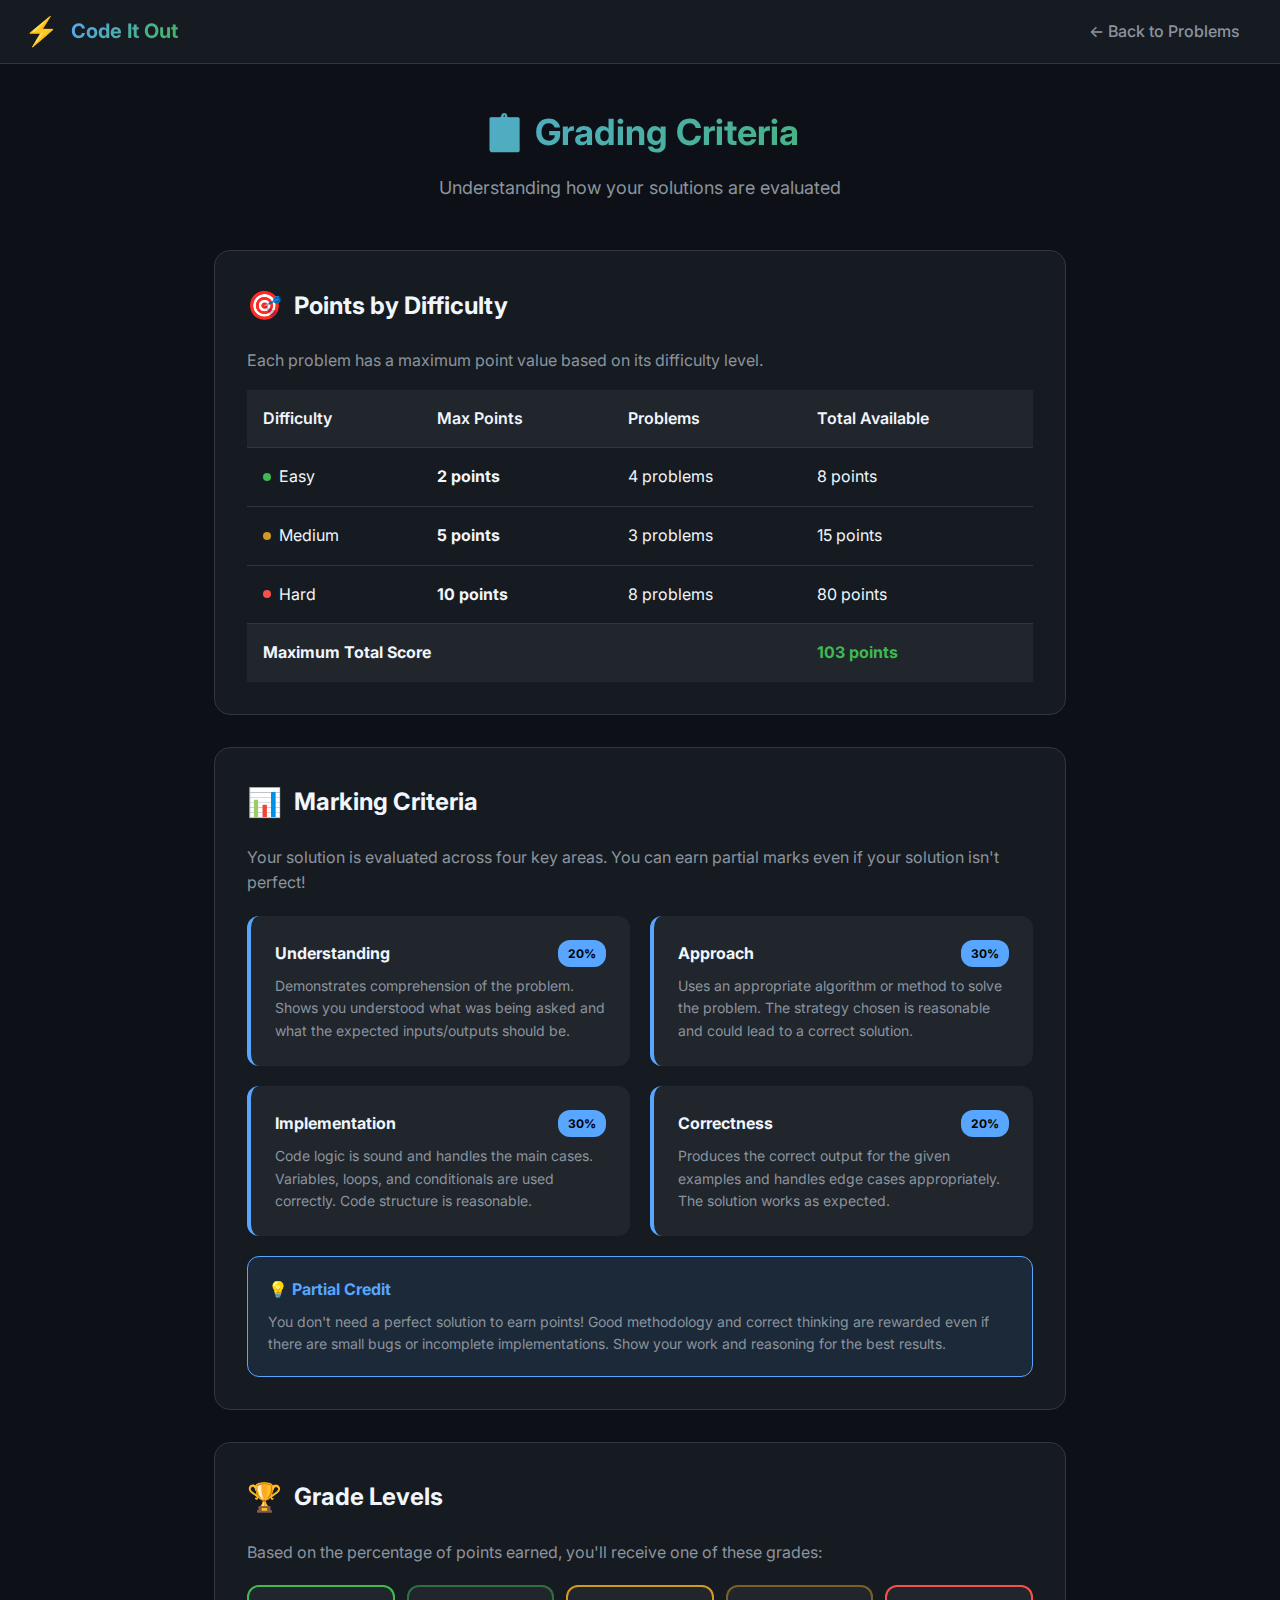
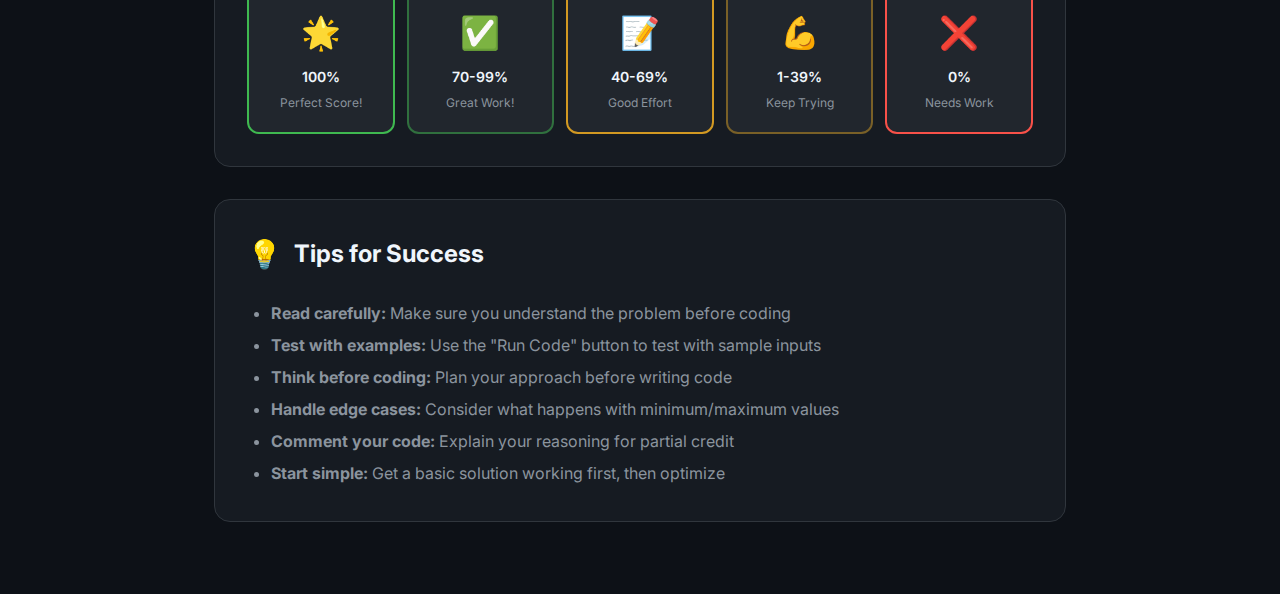
<file: rubric.html>
<!DOCTYPE html>
<html lang="en">
<head>
    <meta charset="UTF-8">
    <meta name="viewport" content="width=device-width, initial-scale=1.0">
    <title>Grading Criteria - Code It Out</title>
    <link rel="stylesheet" href="styles.css">
    <link href="https://fonts.googleapis.com/css2?family=Inter:wght@400;500;600;700&family=JetBrains+Mono:wght@400;500&display=swap" rel="stylesheet">
    <style>
        .rubric-container {
            max-width: 900px;
            margin: 0 auto;
            padding: 40px 24px;
        }

        .rubric-header {
            text-align: center;
            margin-bottom: 48px;
        }

        .rubric-header h1 {
            font-size: 36px;
            margin-bottom: 12px;
            background: linear-gradient(135deg, var(--accent-blue), var(--accent-green));
            -webkit-background-clip: text;
            -webkit-text-fill-color: transparent;
            background-clip: text;
        }

        .rubric-header p {
            color: var(--text-secondary);
            font-size: 18px;
        }

        .rubric-section {
            background: var(--bg-secondary);
            border-radius: 16px;
            padding: 32px;
            margin-bottom: 32px;
            border: 1px solid var(--border-color);
        }

        .rubric-section h2 {
            font-size: 24px;
            margin-bottom: 20px;
            display: flex;
            align-items: center;
            gap: 12px;
        }

        .rubric-section h2 .icon {
            font-size: 28px;
        }

        .points-table {
            width: 100%;
            border-collapse: collapse;
            margin-top: 16px;
        }

        .points-table th,
        .points-table td {
            padding: 16px;
            text-align: left;
            border-bottom: 1px solid var(--border-color);
        }

        .points-table th {
            background: var(--bg-tertiary);
            font-weight: 600;
            color: var(--text-primary);
        }

        .points-table tr:last-child td {
            border-bottom: none;
        }

        .points-table .difficulty {
            display: flex;
            align-items: center;
            gap: 8px;
        }

        .criteria-grid {
            display: grid;
            grid-template-columns: repeat(2, 1fr);
            gap: 20px;
            margin-top: 20px;
        }

        .criteria-card {
            background: var(--bg-tertiary);
            border-radius: 12px;
            padding: 24px;
            border-left: 4px solid var(--accent-blue);
        }

        .criteria-card h3 {
            font-size: 16px;
            margin-bottom: 8px;
            display: flex;
            align-items: center;
            justify-content: space-between;
        }

        .criteria-card .weight {
            background: var(--accent-blue);
            color: #000;
            padding: 4px 10px;
            border-radius: 12px;
            font-size: 12px;
            font-weight: 700;
        }

        .criteria-card p {
            color: var(--text-secondary);
            font-size: 14px;
            line-height: 1.6;
        }

        .grade-levels {
            display: grid;
            grid-template-columns: repeat(5, 1fr);
            gap: 12px;
            margin-top: 20px;
        }

        .grade-level {
            text-align: center;
            padding: 20px 12px;
            border-radius: 12px;
            background: var(--bg-tertiary);
        }

        .grade-level .emoji {
            font-size: 32px;
            display: block;
            margin-bottom: 8px;
        }

        .grade-level .range {
            font-size: 14px;
            font-weight: 600;
            margin-bottom: 4px;
        }

        .grade-level .label {
            font-size: 12px;
            color: var(--text-secondary);
        }

        .grade-level.perfect {
            border: 2px solid var(--accent-green);
        }

        .grade-level.great {
            border: 2px solid rgba(63, 185, 80, 0.5);
        }

        .grade-level.good {
            border: 2px solid var(--medium-color);
        }

        .grade-level.trying {
            border: 2px solid rgba(210, 153, 34, 0.5);
        }

        .grade-level.needs-work {
            border: 2px solid var(--accent-red);
        }

        .back-link {
            display: inline-flex;
            align-items: center;
            gap: 8px;
            color: var(--accent-blue);
            text-decoration: none;
            font-weight: 500;
            margin-bottom: 24px;
        }

        .back-link:hover {
            text-decoration: underline;
        }

        .important-note {
            background: rgba(88, 166, 255, 0.1);
            border: 1px solid var(--accent-blue);
            border-radius: 12px;
            padding: 20px;
            margin-top: 20px;
        }

        .important-note h4 {
            color: var(--accent-blue);
            margin-bottom: 8px;
        }

        .important-note p {
            color: var(--text-secondary);
            font-size: 14px;
            line-height: 1.6;
        }

        @media (max-width: 768px) {
            .criteria-grid {
                grid-template-columns: 1fr;
            }

            .grade-levels {
                grid-template-columns: repeat(2, 1fr);
            }

            .grade-levels .grade-level:last-child {
                grid-column: span 2;
            }
        }
    </style>
</head>
<body>
    <nav class="navbar">
        <div class="nav-brand">
            <span class="logo">⚡</span>
            <span class="brand-name">Code It Out</span>
        </div>
        <div class="nav-links">
            <a href="index.html" class="nav-link">← Back to Problems</a>
        </div>
    </nav>

    <div class="rubric-container" style="margin-top: 64px;">
        <div class="rubric-header">
            <h1>📋 Grading Criteria</h1>
            <p>Understanding how your solutions are evaluated</p>
        </div>

        <!-- Points by Difficulty -->
        <div class="rubric-section">
            <h2><span class="icon">🎯</span> Points by Difficulty</h2>
            <p style="color: var(--text-secondary); margin-bottom: 16px;">
                Each problem has a maximum point value based on its difficulty level.
            </p>
            <table class="points-table">
                <thead>
                    <tr>
                        <th>Difficulty</th>
                        <th>Max Points</th>
                        <th>Problems</th>
                        <th>Total Available</th>
                    </tr>
                </thead>
                <tbody>
                    <tr>
                        <td>
                            <div class="difficulty">
                                <span class="difficulty-dot easy"></span>
                                Easy
                            </div>
                        </td>
                        <td><strong>2 points</strong></td>
                        <td>4 problems</td>
                        <td>8 points</td>
                    </tr>
                    <tr>
                        <td>
                            <div class="difficulty">
                                <span class="difficulty-dot medium"></span>
                                Medium
                            </div>
                        </td>
                        <td><strong>5 points</strong></td>
                        <td>3 problems</td>
                        <td>15 points</td>
                    </tr>
                    <tr>
                        <td>
                            <div class="difficulty">
                                <span class="difficulty-dot hard"></span>
                                Hard
                            </div>
                        </td>
                        <td><strong>10 points</strong></td>
                        <td>8 problems</td>
                        <td>80 points</td>
                    </tr>
                    <tr style="background: var(--bg-tertiary);">
                        <td colspan="3"><strong>Maximum Total Score</strong></td>
                        <td><strong style="color: var(--accent-green);">103 points</strong></td>
                    </tr>
                </tbody>
            </table>
        </div>

        <!-- Grading Criteria -->
        <div class="rubric-section">
            <h2><span class="icon">📊</span> Marking Criteria</h2>
            <p style="color: var(--text-secondary);">
                Your solution is evaluated across four key areas. You can earn partial marks even if your solution isn't perfect!
            </p>
            
            <div class="criteria-grid">
                <div class="criteria-card">
                    <h3>
                        Understanding
                        <span class="weight">20%</span>
                    </h3>
                    <p>Demonstrates comprehension of the problem. Shows you understood what was being asked and what the expected inputs/outputs should be.</p>
                </div>
                
                <div class="criteria-card">
                    <h3>
                        Approach
                        <span class="weight">30%</span>
                    </h3>
                    <p>Uses an appropriate algorithm or method to solve the problem. The strategy chosen is reasonable and could lead to a correct solution.</p>
                </div>
                
                <div class="criteria-card">
                    <h3>
                        Implementation
                        <span class="weight">30%</span>
                    </h3>
                    <p>Code logic is sound and handles the main cases. Variables, loops, and conditionals are used correctly. Code structure is reasonable.</p>
                </div>
                
                <div class="criteria-card">
                    <h3>
                        Correctness
                        <span class="weight">20%</span>
                    </h3>
                    <p>Produces the correct output for the given examples and handles edge cases appropriately. The solution works as expected.</p>
                </div>
            </div>

            <div class="important-note">
                <h4>💡 Partial Credit</h4>
                <p>You don't need a perfect solution to earn points! Good methodology and correct thinking are rewarded even if there are small bugs or incomplete implementations. Show your work and reasoning for the best results.</p>
            </div>
        </div>

        <!-- Grade Levels -->
        <div class="rubric-section">
            <h2><span class="icon">🏆</span> Grade Levels</h2>
            <p style="color: var(--text-secondary);">
                Based on the percentage of points earned, you'll receive one of these grades:
            </p>
            
            <div class="grade-levels">
                <div class="grade-level perfect">
                    <span class="emoji">🌟</span>
                    <div class="range">100%</div>
                    <div class="label">Perfect Score!</div>
                </div>
                
                <div class="grade-level great">
                    <span class="emoji">✅</span>
                    <div class="range">70-99%</div>
                    <div class="label">Great Work!</div>
                </div>
                
                <div class="grade-level good">
                    <span class="emoji">📝</span>
                    <div class="range">40-69%</div>
                    <div class="label">Good Effort</div>
                </div>
                
                <div class="grade-level trying">
                    <span class="emoji">💪</span>
                    <div class="range">1-39%</div>
                    <div class="label">Keep Trying</div>
                </div>
                
                <div class="grade-level needs-work">
                    <span class="emoji">❌</span>
                    <div class="range">0%</div>
                    <div class="label">Needs Work</div>
                </div>
            </div>
        </div>

        <!-- Tips -->
        <div class="rubric-section">
            <h2><span class="icon">💡</span> Tips for Success</h2>
            <ul style="color: var(--text-secondary); line-height: 2; padding-left: 24px;">
                <li><strong>Read carefully:</strong> Make sure you understand the problem before coding</li>
                <li><strong>Test with examples:</strong> Use the "Run Code" button to test with sample inputs</li>
                <li><strong>Think before coding:</strong> Plan your approach before writing code</li>
                <li><strong>Handle edge cases:</strong> Consider what happens with minimum/maximum values</li>
                <li><strong>Comment your code:</strong> Explain your reasoning for partial credit</li>
                <li><strong>Start simple:</strong> Get a basic solution working first, then optimize</li>
            </ul>
        </div>
    </div>
</body>
</html>
</file>
<file: styles.css>
/* CSS Variables */
:root {
    --bg-primary: #0d1117;
    --bg-secondary: #161b22;
    --bg-tertiary: #21262d;
    --text-primary: #f0f6fc;
    --text-secondary: #8b949e;
    --border-color: #30363d;
    --accent-blue: #58a6ff;
    --accent-green: #3fb950;
    --accent-yellow: #d29922;
    --accent-red: #f85149;
    --easy-color: #3fb950;
    --medium-color: #d29922;
    --hard-color: #f85149;
    --code-bg: #0d1117;
    --sidebar-width: 300px;
}

/* Reset & Base */
* {
    margin: 0;
    padding: 0;
    box-sizing: border-box;
}

body {
    font-family: 'Inter', -apple-system, BlinkMacSystemFont, sans-serif;
    background-color: var(--bg-primary);
    color: var(--text-primary);
    line-height: 1.6;
    min-height: 100vh;
}

/* Navbar */
.navbar {
    background-color: var(--bg-secondary);
    border-bottom: 1px solid var(--border-color);
    padding: 0 24px;
    height: 64px;
    display: flex;
    align-items: center;
    justify-content: space-between;
    position: fixed;
    top: 0;
    left: 0;
    right: 0;
    z-index: 100;
}

.nav-brand {
    display: flex;
    align-items: center;
    gap: 12px;
}

.logo {
    font-size: 28px;
}

.brand-name {
    font-size: 20px;
    font-weight: 700;
    background: linear-gradient(135deg, var(--accent-blue), var(--accent-green));
    -webkit-background-clip: text;
    -webkit-text-fill-color: transparent;
    background-clip: text;
}

.nav-links {
    display: flex;
    gap: 8px;
}

.nav-link {
    color: var(--text-secondary);
    text-decoration: none;
    padding: 8px 16px;
    border-radius: 6px;
    font-weight: 500;
    transition: all 0.2s ease;
}

.nav-link:hover {
    color: var(--text-primary);
    background-color: var(--bg-tertiary);
}

.nav-link.active {
    color: var(--text-primary);
    background-color: var(--bg-tertiary);
}

/* Container */
.container {
    display: flex;
    margin-top: 64px;
    min-height: calc(100vh - 64px);
}

/* Sidebar */
.sidebar {
    width: var(--sidebar-width);
    background-color: var(--bg-secondary);
    border-right: 1px solid var(--border-color);
    position: fixed;
    left: 0;
    top: 64px;
    bottom: 0;
    overflow-y: auto;
}

.sidebar-header {
    padding: 20px;
    border-bottom: 1px solid var(--border-color);
    display: flex;
    justify-content: space-between;
    align-items: center;
}

.sidebar-header h2 {
    font-size: 16px;
    font-weight: 600;
}

.problem-count {
    font-size: 12px;
    color: var(--text-secondary);
    background-color: var(--bg-tertiary);
    padding: 4px 8px;
    border-radius: 12px;
}

.problem-list {
    list-style: none;
    padding: 8px;
}

.problem-item {
    padding: 12px 16px;
    border-radius: 8px;
    cursor: pointer;
    transition: all 0.2s ease;
    margin-bottom: 4px;
    display: flex;
    align-items: center;
    gap: 12px;
}

.problem-item:hover {
    background-color: var(--bg-tertiary);
}

.problem-item.active {
    background-color: var(--bg-tertiary);
    border-left: 3px solid var(--accent-blue);
}

.problem-number {
    font-size: 12px;
    font-weight: 600;
    color: var(--text-secondary);
    min-width: 24px;
}

.problem-info {
    flex: 1;
    min-width: 0;
}

.problem-name {
    font-size: 14px;
    font-weight: 500;
    white-space: nowrap;
    overflow: hidden;
    text-overflow: ellipsis;
}

.problem-difficulty {
    font-size: 11px;
    color: var(--text-secondary);
    margin-top: 2px;
}

.difficulty-dot {
    width: 8px;
    height: 8px;
    border-radius: 50%;
    flex-shrink: 0;
}

.difficulty-dot.easy {
    background-color: var(--easy-color);
}

.difficulty-dot.medium {
    background-color: var(--medium-color);
}

.difficulty-dot.hard {
    background-color: var(--hard-color);
}

/* Main Content */
.main-content {
    flex: 1;
    margin-left: var(--sidebar-width);
    padding: 24px;
}

/* Welcome Screen */
.welcome-screen {
    display: flex;
    flex-direction: column;
    align-items: center;
    justify-content: center;
    height: calc(100vh - 112px);
    text-align: center;
}

.welcome-screen h1 {
    font-size: 32px;
    margin-bottom: 16px;
}

.welcome-screen p {
    color: var(--text-secondary);
    font-size: 18px;
    margin-bottom: 24px;
}

.difficulty-legend {
    display: flex;
    gap: 12px;
}

/* Badge */
.badge {
    padding: 4px 12px;
    border-radius: 16px;
    font-size: 12px;
    font-weight: 600;
    text-transform: uppercase;
}

.badge.easy {
    background-color: rgba(63, 185, 80, 0.15);
    color: var(--easy-color);
}

.badge.medium {
    background-color: rgba(210, 153, 34, 0.15);
    color: var(--medium-color);
}

.badge.hard {
    background-color: rgba(248, 81, 73, 0.15);
    color: var(--hard-color);
}

/* Problem Container */
.problem-container {
    height: calc(100vh - 112px);
    display: flex;
    flex-direction: column;
}

.problem-header {
    margin-bottom: 20px;
}

.problem-title-section {
    display: flex;
    align-items: center;
    gap: 16px;
}

.problem-title-section h1 {
    font-size: 24px;
    font-weight: 700;
}

/* Split View */
.split-view {
    display: grid;
    grid-template-columns: 1fr 1fr;
    gap: 24px;
    flex: 1;
    min-height: 0;
}

/* Problem Description */
.problem-description {
    background-color: var(--bg-secondary);
    border-radius: 12px;
    padding: 24px;
    overflow-y: auto;
    border: 1px solid var(--border-color);
}

.problem-description h2 {
    font-size: 16px;
    font-weight: 600;
    margin-top: 24px;
    margin-bottom: 12px;
    color: var(--accent-blue);
}

.problem-description h2:first-child {
    margin-top: 0;
}

.problem-description p {
    margin-bottom: 12px;
    color: var(--text-secondary);
}

.problem-description pre {
    background-color: var(--bg-tertiary);
    padding: 16px;
    border-radius: 8px;
    font-family: 'JetBrains Mono', monospace;
    font-size: 13px;
    overflow-x: auto;
    margin-bottom: 12px;
    border: 1px solid var(--border-color);
}

.problem-description code {
    font-family: 'JetBrains Mono', monospace;
    background-color: var(--bg-tertiary);
    padding: 2px 6px;
    border-radius: 4px;
    font-size: 13px;
}

.problem-description ul, .problem-description ol {
    margin-left: 24px;
    margin-bottom: 12px;
    color: var(--text-secondary);
}

.problem-description li {
    margin-bottom: 8px;
}

/* Code Editor Section */
.code-editor-section {
    display: flex;
    flex-direction: column;
    min-height: 0;
}

.editor-header {
    display: flex;
    justify-content: space-between;
    align-items: center;
    margin-bottom: 12px;
}

.language-selector {
    display: flex;
    align-items: center;
    gap: 8px;
}

.language-selector label {
    font-size: 14px;
    color: var(--text-secondary);
}

.language-selector select {
    background-color: var(--bg-tertiary);
    color: var(--text-primary);
    border: 1px solid var(--border-color);
    padding: 8px 12px;
    border-radius: 6px;
    font-family: inherit;
    font-size: 14px;
    cursor: pointer;
}

.editor-actions {
    display: flex;
    gap: 8px;
}

/* Buttons */
.btn {
    padding: 8px 16px;
    border-radius: 6px;
    font-weight: 500;
    font-size: 14px;
    cursor: pointer;
    border: none;
    transition: all 0.2s ease;
    font-family: inherit;
}

.btn-primary {
    background-color: var(--accent-green);
    color: #000;
}

.btn-primary:hover {
    background-color: #2ea043;
}

.btn-secondary {
    background-color: var(--bg-tertiary);
    color: var(--text-primary);
    border: 1px solid var(--border-color);
}

.btn-secondary:hover {
    background-color: var(--border-color);
}

.btn-small {
    padding: 4px 8px;
    font-size: 12px;
    background-color: var(--bg-tertiary);
    color: var(--text-secondary);
    border: 1px solid var(--border-color);
}

.btn-icon {
    padding: 8px 12px;
    font-size: 18px;
    background-color: var(--bg-tertiary);
    color: var(--text-primary);
    border: 1px solid var(--border-color);
}

.btn-icon:hover {
    background-color: var(--border-color);
}

/* Fullscreen Mode */
.code-editor-section.fullscreen {
    position: fixed !important;
    top: 0 !important;
    left: 0 !important;
    right: 0 !important;
    bottom: 0 !important;
    width: 100vw !important;
    height: 100vh !important;
    z-index: 9999 !important;
    background-color: var(--bg-primary) !important;
    padding: 20px !important;
    border-radius: 0 !important;
    margin: 0 !important;
    display: flex !important;
    flex-direction: column !important;
}

.code-editor-section.fullscreen .editor-header {
    flex-shrink: 0;
}

.code-editor-section.fullscreen .editor-wrapper {
    flex: 1 !important;
    min-height: 0 !important;
    height: calc(100vh - 250px) !important;
}

.code-editor-section.fullscreen .code-editor {
    height: 100% !important;
}

.code-editor-section.fullscreen .output-section {
    flex-shrink: 0;
    max-height: 150px;
}

.code-editor-section.fullscreen .output-area {
    max-height: 100px;
}

/* Editor Wrapper */
.editor-wrapper {
    flex: 1;
    min-height: 300px;
    border-radius: 12px;
    overflow: hidden;
    border: 1px solid var(--border-color);
    display: flex;
    position: relative;
}

.line-numbers {
    background-color: #161b22;
    color: var(--text-secondary);
    font-family: 'JetBrains Mono', monospace;
    font-size: 14px;
    line-height: 1.6;
    padding: 16px 12px;
    text-align: right;
    user-select: none;
    border-right: 1px solid var(--border-color);
    min-width: 50px;
    overflow: hidden;
}

.line-numbers span {
    display: block;
}

.code-editor {
    flex: 1;
    width: 100%;
    height: 100%;
    background-color: var(--code-bg);
    color: var(--text-primary);
    font-family: 'JetBrains Mono', monospace;
    font-size: 14px;
    line-height: 1.6;
    padding: 16px;
    border: none;
    resize: none;
    outline: none;
    tab-size: 4;
    white-space: pre;
    overflow-x: auto;
}

/* Output Section */
.output-section {
    margin-top: 16px;
}

.output-header {
    display: flex;
    justify-content: space-between;
    align-items: center;
    margin-bottom: 8px;
}

.output-header h3 {
    font-size: 14px;
    font-weight: 600;
}

.output-area {
    background-color: var(--bg-secondary);
    border: 1px solid var(--border-color);
    border-radius: 8px;
    padding: 16px;
    font-family: 'JetBrains Mono', monospace;
    font-size: 13px;
    min-height: 100px;
    max-height: 200px;
    overflow-y: auto;
    color: var(--text-secondary);
    white-space: pre-wrap;
}

.output-area.success {
    border-color: var(--accent-green);
}

.output-area.error {
    border-color: var(--accent-red);
    color: var(--accent-red);
}

/* Scrollbar Styling */
::-webkit-scrollbar {
    width: 8px;
    height: 8px;
}

::-webkit-scrollbar-track {
    background: var(--bg-primary);
}

::-webkit-scrollbar-thumb {
    background: var(--border-color);
    border-radius: 4px;
}

::-webkit-scrollbar-thumb:hover {
    background: var(--text-secondary);
}

/* Score Display in Navbar */
.score-display {
    display: flex;
    align-items: center;
    gap: 8px;
    background: linear-gradient(135deg, rgba(63, 185, 80, 0.15), rgba(88, 166, 255, 0.15));
    padding: 8px 16px;
    border-radius: 20px;
    border: 1px solid var(--border-color);
}

.score-icon {
    font-size: 20px;
}

.score-value {
    font-size: 20px;
    font-weight: 700;
    color: var(--accent-green);
}

.score-max {
    font-size: 14px;
    color: var(--text-secondary);
}

.problems-completed {
    font-size: 12px;
    color: var(--text-secondary);
    margin-left: 8px;
}

/* Submit Button */
.btn-success {
    background: linear-gradient(135deg, var(--accent-green), #2ea043);
    color: #000;
    font-weight: 600;
}

.btn-success:hover {
    background: linear-gradient(135deg, #2ea043, #238636);
    transform: translateY(-1px);
    box-shadow: 0 4px 12px rgba(63, 185, 80, 0.3);
}

/* Grading Section */
.grading-section {
    margin-top: 16px;
    background: var(--bg-secondary);
    border-radius: 12px;
    border: 1px solid var(--border-color);
    overflow: hidden;
}

.grading-header {
    display: flex;
    justify-content: space-between;
    align-items: center;
    padding: 12px 16px;
    background: var(--bg-tertiary);
    border-bottom: 1px solid var(--border-color);
}

.grading-header h3 {
    font-size: 14px;
    font-weight: 600;
}

.grade-badge {
    padding: 4px 12px;
    border-radius: 12px;
    font-size: 14px;
    font-weight: 700;
}

.grade-badge.loading {
    background: var(--bg-tertiary);
    color: var(--text-secondary);
    animation: pulse 1.5s infinite;
}

.grade-badge.passed {
    background: rgba(63, 185, 80, 0.2);
    color: var(--accent-green);
}

.grade-badge.failed {
    background: rgba(248, 81, 73, 0.2);
    color: var(--accent-red);
}

.grade-badge.error {
    background: rgba(210, 153, 34, 0.2);
    color: var(--medium-color);
}

@keyframes pulse {
    0%, 100% { opacity: 1; }
    50% { opacity: 0.5; }
}

.grading-feedback {
    padding: 16px;
}

.grading-loading {
    display: flex;
    align-items: center;
    gap: 12px;
    color: var(--text-secondary);
}

.spinner {
    width: 20px;
    height: 20px;
    border: 2px solid var(--border-color);
    border-top-color: var(--accent-blue);
    border-radius: 50%;
    animation: spin 1s linear infinite;
}

@keyframes spin {
    to { transform: rotate(360deg); }
}

.grading-error {
    color: var(--accent-red);
    padding: 12px;
    background: rgba(248, 81, 73, 0.1);
    border-radius: 8px;
}

.feedback-section {
    border-radius: 8px;
    padding: 16px;
}

.feedback-section.success {
    background: rgba(63, 185, 80, 0.1);
    border-left: 3px solid var(--accent-green);
}

.feedback-section.error {
    background: rgba(248, 81, 73, 0.1);
    border-left: 3px solid var(--accent-red);
}

.feedback-status {
    font-size: 16px;
    font-weight: 700;
    margin-bottom: 12px;
}

.feedback-text {
    color: var(--text-secondary);
    margin-bottom: 8px;
    line-height: 1.6;
}

.feedback-suggestion {
    margin-top: 12px;
    padding: 12px;
    background: rgba(210, 153, 34, 0.1);
    border-radius: 6px;
    color: var(--medium-color);
}

/* Problem List Completion Status */
.problem-item.completed {
    background: rgba(63, 185, 80, 0.1);
}

.problem-item.completed .problem-name {
    color: var(--accent-green);
}

.problem-item.attempted {
    background: rgba(248, 81, 73, 0.05);
}

.completion-check {
    color: var(--accent-green);
    font-weight: 700;
    margin-left: auto;
}

/* API Key Modal */
.api-modal {
    position: fixed;
    top: 0;
    left: 0;
    right: 0;
    bottom: 0;
    background: rgba(0, 0, 0, 0.8);
    display: flex;
    align-items: center;
    justify-content: center;
    z-index: 1000;
    opacity: 0;
    visibility: hidden;
    transition: all 0.3s ease;
}

.api-modal.show {
    opacity: 1;
    visibility: visible;
}

.api-modal-content {
    background: var(--bg-secondary);
    border-radius: 16px;
    padding: 32px;
    max-width: 450px;
    width: 90%;
    border: 1px solid var(--border-color);
    transform: translateY(20px);
    transition: transform 0.3s ease;
}

.api-modal.show .api-modal-content {
    transform: translateY(0);
}

.api-modal-content h2 {
    margin-bottom: 12px;
}

.api-modal-content p {
    color: var(--text-secondary);
    margin-bottom: 20px;
}

.api-modal-content input {
    width: 100%;
    padding: 12px 16px;
    background: var(--bg-tertiary);
    border: 1px solid var(--border-color);
    border-radius: 8px;
    color: var(--text-primary);
    font-family: 'JetBrains Mono', monospace;
    font-size: 14px;
    margin-bottom: 20px;
}

.api-modal-content input:focus {
    outline: none;
    border-color: var(--accent-blue);
}

.api-modal-actions {
    display: flex;
    gap: 12px;
    justify-content: flex-end;
}

.api-note {
    font-size: 12px;
    color: var(--text-secondary);
    margin-top: 16px;
    text-align: center;
}

/* Victory Modal */
.victory-modal {
    position: fixed;
    top: 0;
    left: 0;
    right: 0;
    bottom: 0;
    background: rgba(0, 0, 0, 0.9);
    display: flex;
    align-items: center;
    justify-content: center;
    z-index: 1001;
    opacity: 0;
    visibility: hidden;
    transition: all 0.3s ease;
}

.victory-modal.show {
    opacity: 1;
    visibility: visible;
}

.victory-content {
    text-align: center;
    transform: scale(0.8);
    transition: transform 0.5s ease;
}

.victory-modal.show .victory-content {
    transform: scale(1);
}

.victory-icon {
    font-size: 80px;
    margin-bottom: 20px;
    animation: bounce 1s ease infinite;
}

@keyframes bounce {
    0%, 100% { transform: translateY(0); }
    50% { transform: translateY(-20px); }
}

.victory-content h1 {
    font-size: 48px;
    background: linear-gradient(135deg, #ffd700, #ffaa00);
    -webkit-background-clip: text;
    -webkit-text-fill-color: transparent;
    background-clip: text;
    margin-bottom: 12px;
}

.victory-content > p {
    font-size: 20px;
    color: var(--text-secondary);
    margin-bottom: 30px;
}

.final-score {
    font-size: 72px;
    font-weight: 800;
    color: var(--accent-green);
    text-shadow: 0 0 30px rgba(63, 185, 80, 0.5);
}

.score-label {
    font-size: 18px;
    color: var(--text-secondary);
    margin-bottom: 30px;
}

.score-breakdown {
    margin-bottom: 30px;
}

.breakdown-grid {
    display: flex;
    gap: 20px;
    justify-content: center;
}

.breakdown-item {
    background: var(--bg-secondary);
    padding: 16px 24px;
    border-radius: 12px;
    border: 1px solid var(--border-color);
}

.breakdown-item.easy {
    border-color: var(--easy-color);
}

.breakdown-item.medium {
    border-color: var(--medium-color);
}

.breakdown-item.hard {
    border-color: var(--hard-color);
}

.breakdown-label {
    display: block;
    font-size: 12px;
    color: var(--text-secondary);
    text-transform: uppercase;
    margin-bottom: 4px;
}

.breakdown-value {
    display: block;
    font-size: 20px;
    font-weight: 700;
}

.breakdown-points {
    display: block;
    font-size: 14px;
    color: var(--accent-green);
}

/* Notification */
.notification {
    position: fixed;
    top: 80px;
    right: 20px;
    padding: 12px 24px;
    border-radius: 8px;
    font-weight: 500;
    z-index: 1002;
    transform: translateX(120%);
    transition: transform 0.3s ease;
}

.notification.show {
    transform: translateX(0);
}

.notification.success {
    background: var(--accent-green);
    color: #000;
}

.notification.error {
    background: var(--accent-red);
    color: #fff;
}

/* Grading Popup Modal */
.grading-popup {
    position: fixed;
    top: 0;
    left: 0;
    right: 0;
    bottom: 0;
    background: rgba(0, 0, 0, 0.85);
    display: flex;
    align-items: center;
    justify-content: center;
    z-index: 1001;
    opacity: 0;
    visibility: hidden;
    transition: all 0.3s ease;
}

.grading-popup.show {
    opacity: 1;
    visibility: visible;
}

.grading-popup-content {
    background: var(--bg-secondary);
    border-radius: 20px;
    padding: 0;
    max-width: 500px;
    width: 90%;
    max-height: 90vh;
    border: 1px solid var(--border-color);
    transform: scale(0.9);
    transition: transform 0.3s ease;
    overflow-y: auto;
}

.grading-popup.show .grading-popup-content {
    transform: scale(1);
}

.grading-popup-header {
    padding: 30px;
    text-align: center;
    background: var(--bg-tertiary);
    border-bottom: 1px solid var(--border-color);
}

.grading-popup-header.passed {
    background: linear-gradient(135deg, rgba(63, 185, 80, 0.2), rgba(63, 185, 80, 0.1));
    border-bottom-color: var(--accent-green);
}

.grading-popup-header.partial-good {
    background: linear-gradient(135deg, rgba(63, 185, 80, 0.15), rgba(63, 185, 80, 0.05));
    border-bottom-color: var(--accent-green);
}

.grading-popup-header.partial-ok {
    background: linear-gradient(135deg, rgba(210, 153, 34, 0.2), rgba(210, 153, 34, 0.1));
    border-bottom-color: var(--medium-color);
}

.grading-popup-header.partial-low {
    background: linear-gradient(135deg, rgba(210, 153, 34, 0.15), rgba(248, 81, 73, 0.1));
    border-bottom-color: var(--medium-color);
}

.grading-popup-header.failed {
    background: linear-gradient(135deg, rgba(248, 81, 73, 0.2), rgba(248, 81, 73, 0.1));
    border-bottom-color: var(--accent-red);
}

.grading-status-icon {
    font-size: 60px;
    display: block;
    margin-bottom: 16px;
}

.grading-popup-header h2 {
    font-size: 24px;
    margin: 0;
}

.grading-popup-body {
    padding: 30px;
    text-align: center;
}

.grading-points-display {
    margin-bottom: 24px;
}

.points-earned {
    font-size: 64px;
    font-weight: 800;
    color: var(--accent-green);
}

.grading-popup-header.failed + .grading-popup-body .points-earned {
    color: var(--accent-red);
}

.points-max {
    font-size: 24px;
    color: var(--text-secondary);
    margin-left: 8px;
}

.grading-explanation {
    font-size: 16px;
    line-height: 1.6;
    color: var(--text-secondary);
    margin-bottom: 16px;
}

.grading-explanation p {
    margin-bottom: 8px;
}

.score-breakdown-text {
    font-size: 14px;
    color: var(--text-secondary);
    background: var(--bg-tertiary);
    padding: 10px 14px;
    border-radius: 8px;
    margin-top: 12px;
}

.grading-hint {
    background: rgba(210, 153, 34, 0.15);
    border: 1px solid var(--medium-color);
    border-radius: 12px;
    padding: 16px;
    margin-top: 16px;
    text-align: left;
}

.grading-hint h4 {
    color: var(--medium-color);
    margin-bottom: 8px;
    font-size: 14px;
}

.grading-hint p {
    color: var(--text-secondary);
    font-size: 14px;
    margin: 0;
}

.grading-popup-footer {
    padding: 20px 30px;
    background: var(--bg-tertiary);
    border-top: 1px solid var(--border-color);
    text-align: center;
}

.grading-nav-buttons {
    display: none;
}

.grading-nav-buttons .btn {
    min-width: 120px;
    padding: 12px 24px;
    font-size: 14px;
}

.grading-popup-footer .btn {
    min-width: 150px;
    padding: 12px 32px;
    font-size: 16px;
}

/* Editor Status Bar */
.editor-status {
    margin-top: 12px;
    padding: 8px 16px;
    border-radius: 8px;
    font-size: 13px;
    font-weight: 500;
    display: none;
}

.editor-status.locked {
    display: flex;
    align-items: center;
    gap: 8px;
    background: rgba(63, 185, 80, 0.15);
    border: 1px solid var(--accent-green);
    color: var(--accent-green);
}

.editor-status.locked::before {
    content: '🔒';
}

/* Locked Editor State */
.code-editor.locked {
    background: rgba(63, 185, 80, 0.05);
    border: 2px solid var(--accent-green);
    cursor: not-allowed;
    opacity: 0.8;
}

/* Loading indicator in output */
.output-loading {
    display: flex;
    align-items: center;
    gap: 10px;
    color: var(--accent-blue);
}

.output-loading .spinner {
    width: 16px;
    height: 16px;
}

/* Responsive */
@media (max-width: 1200px) {
    .split-view {
        grid-template-columns: 1fr;
        grid-template-rows: auto 1fr;
    }

    .problem-description {
        max-height: 300px;
    }
}

@media (max-width: 768px) {
    .sidebar {
        display: none;
    }

    .main-content {
        margin-left: 0;
    }
}

/* Problem Description Formatting */
.formula {
    background-color: var(--bg-tertiary);
    padding: 8px 16px;
    border-radius: 6px;
    font-family: 'JetBrains Mono', monospace;
    display: inline-block;
    margin: 8px 0;
}

.example-box {
    background-color: var(--bg-tertiary);
    border-radius: 8px;
    padding: 16px;
    margin: 12px 0;
    border-left: 3px solid var(--accent-blue);
}

.example-box h4 {
    font-size: 13px;
    color: var(--accent-blue);
    margin-bottom: 8px;
    text-transform: uppercase;
}

.constraints-box {
    background-color: rgba(210, 153, 34, 0.1);
    border-radius: 8px;
    padding: 16px;
    margin: 12px 0;
    border-left: 3px solid var(--medium-color);
}

.constraints-box h4 {
    font-size: 13px;
    color: var(--medium-color);
    margin-bottom: 8px;
    text-transform: uppercase;
}

.note-box {
    background-color: rgba(88, 166, 255, 0.1);
    border-radius: 8px;
    padding: 16px;
    margin: 12px 0;
    border-left: 3px solid var(--accent-blue);
}
</file>
